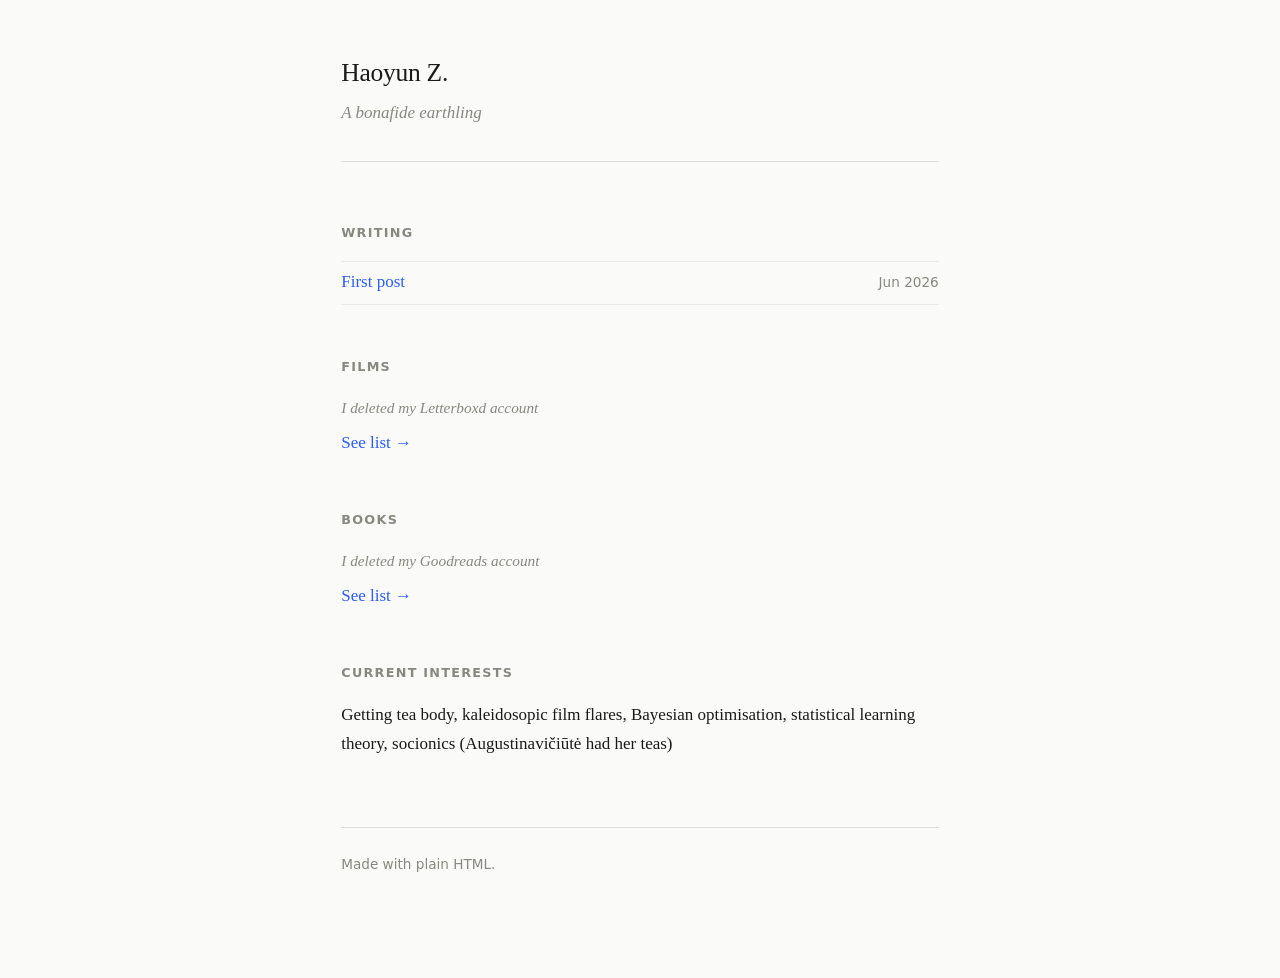
<file: index.html>
<!DOCTYPE html>
<html lang="en">
<head>
  <meta charset="UTF-8">
  <meta name="viewport" content="width=device-width, initial-scale=1.0">
  <title>Haoyun Z.</title>
  <link rel="stylesheet" href="style.css">
</head>
<body>

  <header>
    <h1>Haoyun Z.</h1>
    <p class="tagline">A bonafide earthling</p>
  </header>

  <main>

    <section>
      <h2>Writing</h2>
      <ul>
        <li>
          <a href="posts/first-post.html">First post</a>
          <span class="date">Jun 2026</span>
        </li>
        <!-- Add more posts here — copy the <li> block above -->
      </ul>
    </section>

    <section>
      <h2>Films</h2>
      <p class="note">I deleted my Letterboxd account</p>
      <a href="films/index.html">See list →</a>
    </section>

    <section>
      <h2>Books</h2>
      <p class="note">I deleted my Goodreads account</p>
      <a href="books/index.html">See list →</a>
    </section>

    <section>
      <h2>Current Interests</h2>
      <p>Getting tea body, kaleidosopic film flares, Bayesian optimisation, statistical learning theory, socionics (Augustinavičiūtė had her teas)</p>
    </section>

  </main>

  <footer>
    <p>Made with plain HTML.</p>
  </footer>

</body>
</html>
</file>
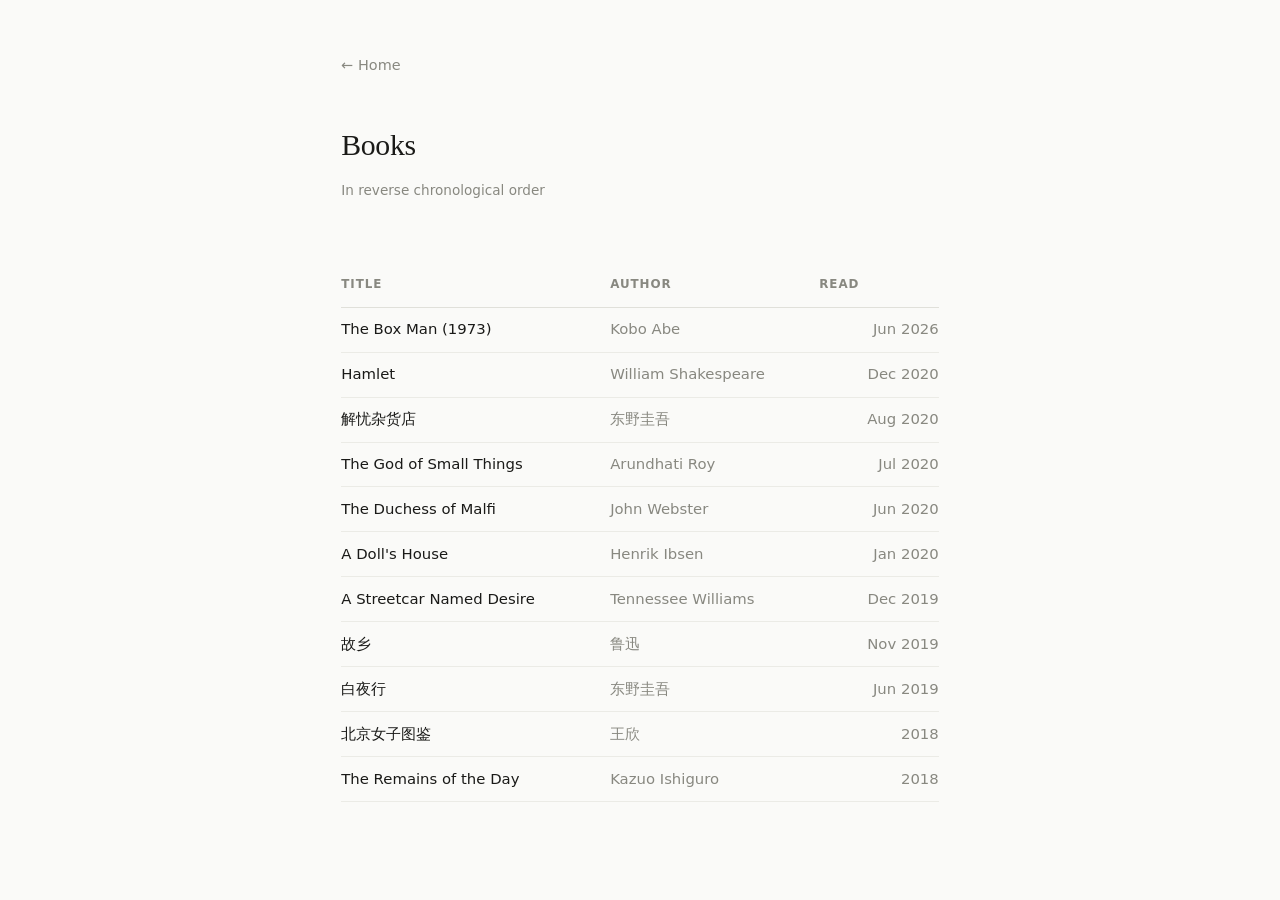
<file: books/index.html>
<!DOCTYPE html>
<html lang="en">
<head>
  <meta charset="UTF-8">
  <meta name="viewport" content="width=device-width, initial-scale=1.0">
  <title>Books</title>
  <link rel="stylesheet" href="../style.css">
</head>
<body>

  <a href="../index.html" class="back">← Home</a>

  <article>
    <h1>Books</h1>
    <p class="meta">In reverse chronological order</p>

    <br>

    <table>
      <thead>
        <tr>
          <th>Title</th>
          <th>Author</th>
          <th>Read</th>
        </tr>
      </thead>
      <tbody>

        <tr>
          <td>The Box Man (1973)</td>
          <td>Kobo Abe</td>
          <td>Jun 2026</td>
        </tr>
        <tr>
          <td>Hamlet</td>
          <td>William Shakespeare</td>
          <td>Dec 2020</td>
        </tr>
        <tr>
          <td>解忧杂货店</td>
          <td>东野圭吾</td>
          <td>Aug 2020</td>
        </tr>
        <tr>
          <td>The God of Small Things</td>
          <td>Arundhati Roy</td>
          <td>Jul 2020</td>
        </tr>
        <tr>
          <td>The Duchess of Malfi</td>
          <td>John Webster</td>
          <td>Jun 2020</td>
        </tr>
        <tr>
          <td>A Doll's House</td>
          <td>Henrik Ibsen</td>
          <td>Jan 2020</td>
        </tr>
        <tr>
          <td>A Streetcar Named Desire</td>
          <td>Tennessee Williams</td>
          <td>Dec 2019</td>
        </tr>
        <tr>
          <td>故乡</td>
          <td>鲁迅</td>
          <td>Nov 2019</td>
        </tr>
        <td>白夜行</td>
          <td>东野圭吾</td>
          <td>Jun 2019</td>
        </tr>
        <tr>
          <td>北京女子图鉴</td>
          <td>王欣</td>
          <td>2018</td>
        </tr>
        <tr>
          <td>The Remains of the Day</td>
          <td>Kazuo Ishiguro</td>
          <td>2018</td>
        </tr>

      </tbody>
    </table>

  </article>

</body>
</html>
</file>
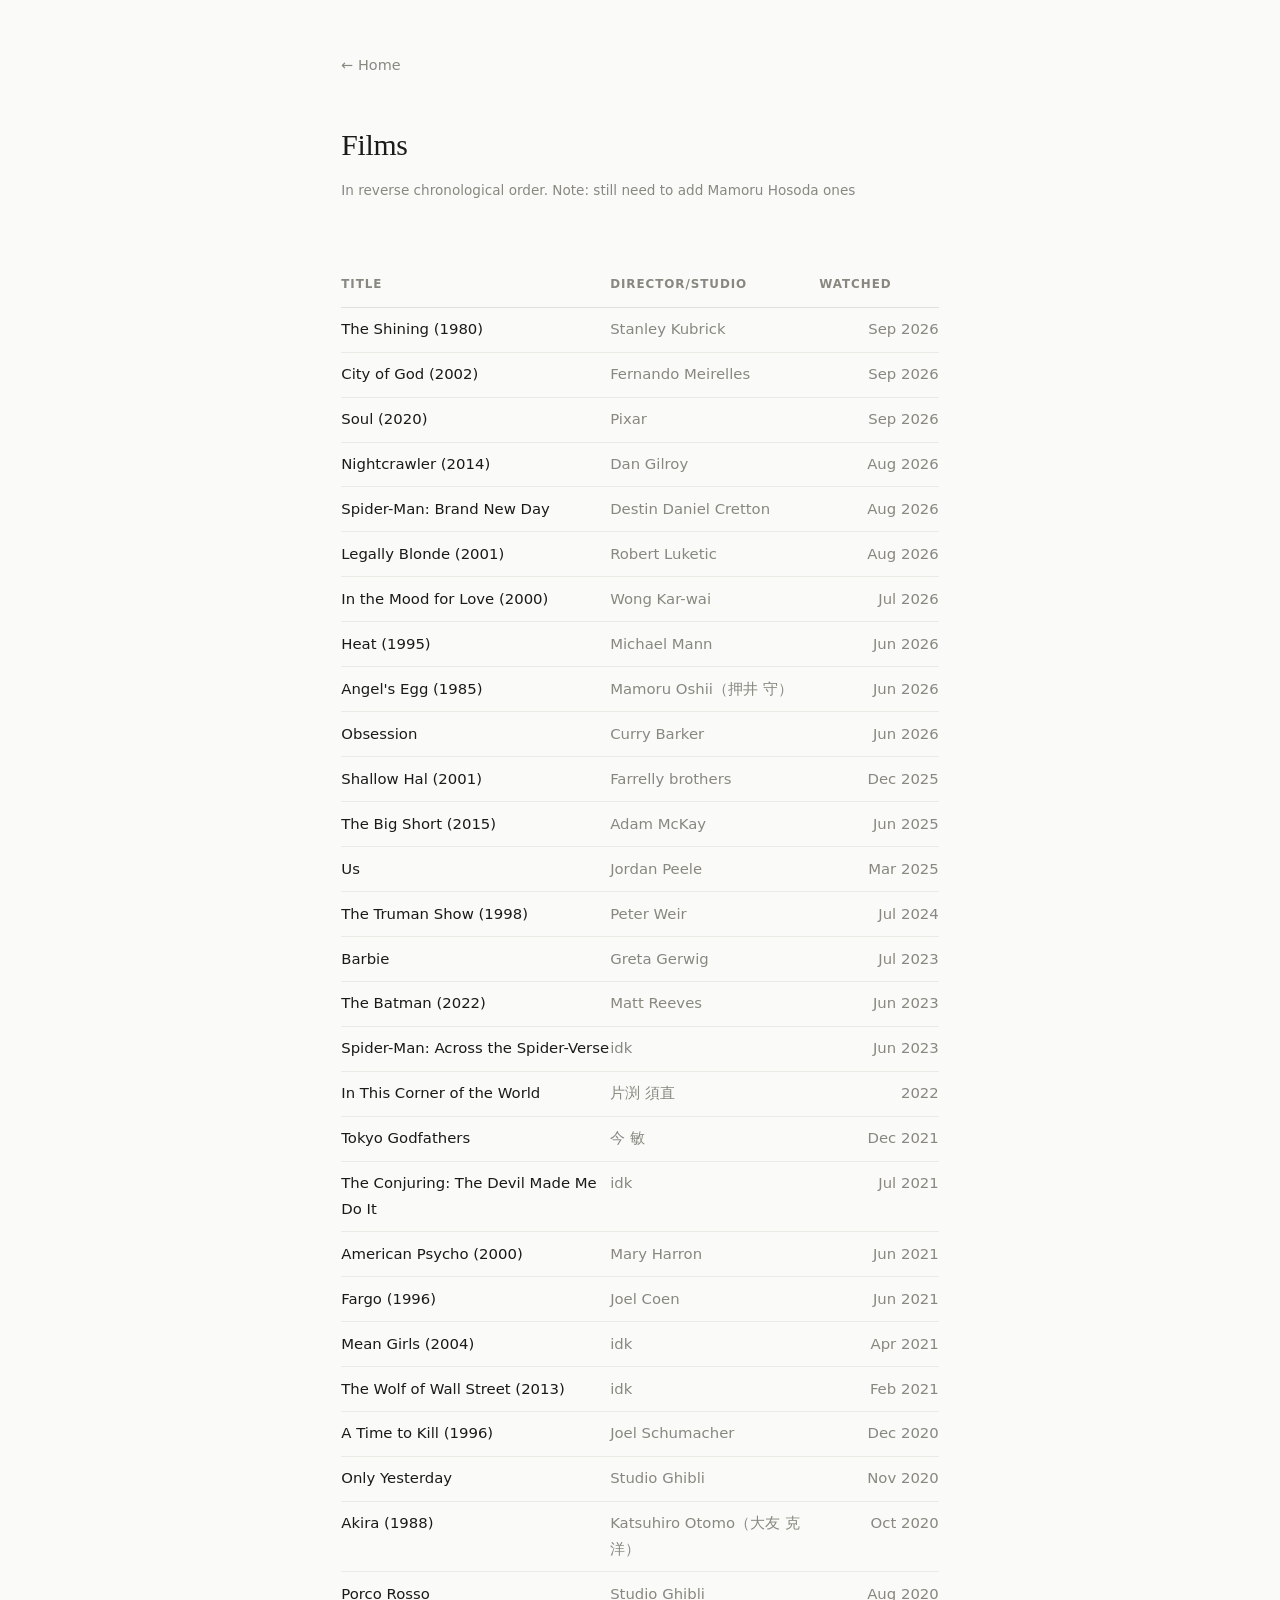
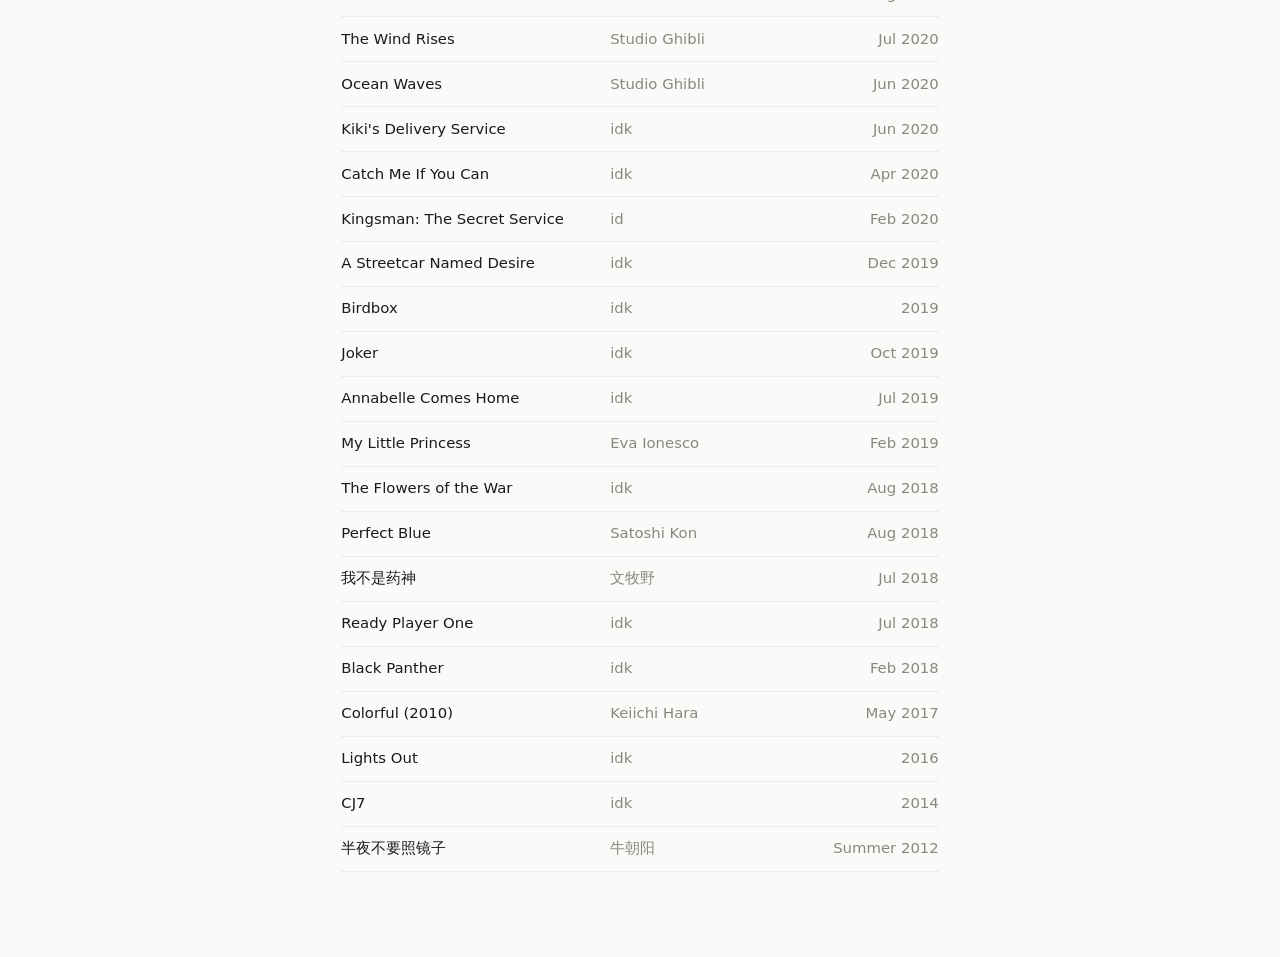
<file: films/index.html>
<!DOCTYPE html>
<html lang="en">
<head>
  <meta charset="UTF-8">
  <meta name="viewport" content="width=device-width, initial-scale=1.0">
  <title>Films</title>
  <link rel="stylesheet" href="../style.css">
</head>
<body>

  <a href="../index.html" class="back">← Home</a>

  <article>
    <h1>Films</h1>
    <p class="meta">In reverse chronological order. Note: still need to add Mamoru Hosoda ones</p>

    <br>

    <table>
      <thead>
        <tr>
          <th>Title</th>
          <th>Director/Studio</th>
          <th>Watched</th>
        </tr>
      </thead>
      <tbody>

        <!-- Add a row for each film. Copy a <tr> block and fill it in. -->

        <tr>
          <td>The Shining (1980)</td>
          <td>Stanley Kubrick</td>
          <td>Sep 2026</td>
        </tr>
        <tr>
          <td>City of God (2002)</td>
          <td>Fernando Meirelles</td>
          <td>Sep 2026</td>
        </tr>
        <tr>
          <td>Soul (2020)</td>
          <td>Pixar</td>
          <td>Sep 2026</td>
        </tr>
        <tr>
          <td>Nightcrawler (2014)</td>
          <td>Dan Gilroy</td>
          <td>Aug 2026</td>
        </tr>
        <tr>
          <td>Spider-Man: Brand New Day</td>
          <td>Destin Daniel Cretton</td>
          <td>Aug 2026</td>
        </tr>
        <tr>
          <td>Legally Blonde (2001)</td>
          <td>Robert Luketic</td>
          <td>Aug 2026</td>
        </tr>
        <tr>
          <td>In the Mood for Love (2000)</td>
          <td>Wong Kar-wai</td>
          <td>Jul 2026</td>
        </tr>
        <tr>
          <td>Heat (1995)</td>
          <td>Michael Mann</td>
          <td>Jun 2026</td>
        </tr>
        <tr>
          <td>Angel's Egg (1985)</td>
          <td>Mamoru Oshii（押井 守）</td>
          <td>Jun 2026</td>
        </tr>
        <tr>
          <td>Obsession</td>
          <td>Curry Barker</td>
          <td>Jun 2026</td>
        </tr>
        <tr>
          <td>Shallow Hal (2001)</td>
          <td>Farrelly brothers</td>
          <td>Dec 2025</td>
        </tr>
        <tr>
          <td>The Big Short (2015)</td>
          <td>Adam McKay</td>
          <td>Jun 2025</td>
        </tr>
        <tr>
          <td>Us</td>
          <td>Jordan Peele</td>
          <td>Mar 2025</td>
        </tr>
        <tr>
          <td>The Truman Show (1998)</td>
          <td>Peter Weir</td>
          <td>Jul 2024</td>
        </tr>
        <tr>
          <td>Barbie</td>
          <td>Greta Gerwig</td>
          <td>Jul 2023</td>
        </tr>
        <tr>
          <td>The Batman (2022)</td>
          <td>Matt Reeves</td>
          <td>Jun 2023</td>
        </tr>
        <tr>
          <td>Spider-Man: Across the Spider-Verse</td>
          <td>idk</td>
          <td>Jun 2023</td>
        </tr>
        <tr>
          <td>In This Corner of the World</td>
          <td>片渕 須直</td>
          <td>2022</td>
        </tr>
        <tr>
          <td>Tokyo Godfathers</td>
          <td>今 敏</td>
          <td>Dec 2021</td>
        </tr>
        <tr>
          <td>The Conjuring: The Devil Made Me Do It</td>
          <td>idk</td>
          <td>Jul 2021</td>
        </tr>
        <tr>
          <td>American Psycho (2000)</td>
          <td>Mary Harron</td>
          <td>Jun 2021</td>
        </tr>
        <tr>
          <td>Fargo (1996)</td>
          <td>Joel Coen</td>
          <td>Jun 2021</td>
        </tr>
        <tr>
          <td>Mean Girls (2004)</td>
          <td>idk</td>
          <td>Apr 2021</td>
        </tr>
        <tr>
          <td>The Wolf of Wall Street (2013)</td>
          <td>idk</td>
          <td>Feb 2021</td>
        </tr>
        <tr>
          <td>A Time to Kill (1996)</td>
          <td>Joel Schumacher</td>
          <td>Dec 2020</td>
        </tr>
        <tr>
          <td>Only Yesterday</td>
          <td>Studio Ghibli</td>
          <td>Nov 2020</td>
        </tr>
        <tr>
          <td>Akira (1988)</td>
          <td>Katsuhiro Otomo（大友 克洋）</td>
          <td>Oct 2020</td>
        </tr>
        <tr>
          <td>Porco Rosso</td>
          <td>Studio Ghibli</td>
          <td>Aug 2020</td>
        </tr>
        <tr>
          <td>The Wind Rises</td>
          <td>Studio Ghibli</td>
          <td>Jul 2020</td>
        </tr>
        <tr>
          <td>Ocean Waves</td>
          <td>Studio Ghibli</td>
          <td>Jun 2020</td>
        </tr>
        <tr>
          <td>Kiki's Delivery Service</td>
          <td>idk</td>
          <td>Jun 2020</td>
        </tr>
        <tr>
          <td>Catch Me If You Can</td>
          <td>idk</td>
          <td>Apr 2020</td>
        </tr>
        <tr>
          <td>Kingsman: The Secret Service</td>
          <td>id</td>
          <td>Feb 2020</td>
        </tr>
        <tr>
          <td>A Streetcar Named Desire</td>
          <td>idk</td>
          <td>Dec 2019</td>
        </tr>
        <tr>
          <td>Birdbox</td>
          <td>idk</td>
          <td>2019</td>
        </tr>
        <tr>
          <td>Joker</td>
          <td>idk</td>
          <td>Oct 2019</td>
        </tr>
        <tr>
          <td>Annabelle Comes Home</td>
          <td>idk</td>
          <td>Jul 2019</td>
        </tr>
        <tr>
          <td>My Little Princess</td>
          <td>Eva Ionesco</td>
          <td>Feb 2019</td>
        </tr>
        <tr>
          <td>The Flowers of the War</td>
          <td>idk</td>
          <td>Aug 2018</td>
        </tr>
        <tr>
          <td>Perfect Blue</td>
          <td>Satoshi Kon</td>
          <td>Aug 2018</td>
        </tr>
          <td>我不是药神</td>
          <td>文牧野</td>
          <td>Jul 2018</td>
        </tr>
        <tr>
          <td>Ready Player One</td>
          <td>idk</td>
          <td>Jul 2018</td>
        </tr>
        <tr>
          <td>Black Panther</td>
          <td>idk</td>
          <td>Feb 2018</td>
        </tr>
        <tr>
          <td>Colorful (2010)</td>
          <td>Keiichi Hara</td>
          <td>May 2017</td>
        </tr>
        <tr>
          <td>Lights Out</td>
          <td>idk</td>
          <td>2016</td>
        </tr>
        <tr>
          <td>CJ7</td>
          <td>idk</td>
          <td>2014</td>
        </tr>
        <tr>
          <td>半夜不要照镜子</td>
          <td>牛朝阳</td>
          <td>Summer 2012</td>
        </tr>
      

      </tbody>
    </table>

  </article>

</body>
</html>
</file>
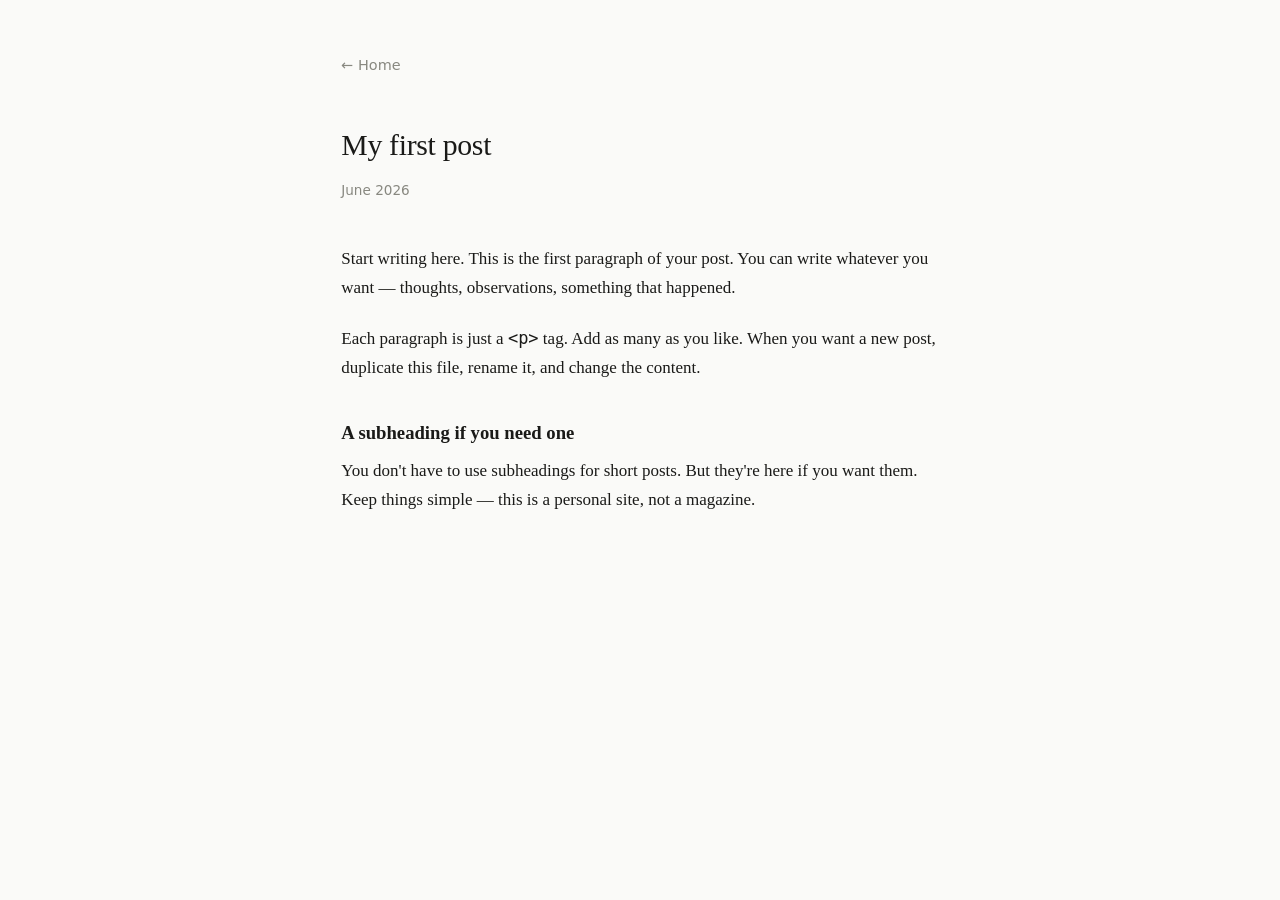
<file: first-post.html>
<!DOCTYPE html>
<html lang="en">
<head>
  <meta charset="UTF-8">
  <meta name="viewport" content="width=device-width, initial-scale=1.0">
  <title>My first post — Your Name</title>
  <link rel="stylesheet" href="../style.css">
</head>
<body>

  <a href="../index.html" class="back">← Home</a>

  <article>
    <h1>My first post</h1>
    <p class="meta">June 2026</p>

    <p>Start writing here. This is the first paragraph of your post. You can write whatever you want — thoughts, observations, something that happened.</p>

    <p>Each paragraph is just a <code>&lt;p&gt;</code> tag. Add as many as you like. When you want a new post, duplicate this file, rename it, and change the content.</p>

    <h3>A subheading if you need one</h3>

    <p>You don't have to use subheadings for short posts. But they're here if you want them. Keep things simple — this is a personal site, not a magazine.</p>

  </article>

</body>
</html>
</file>
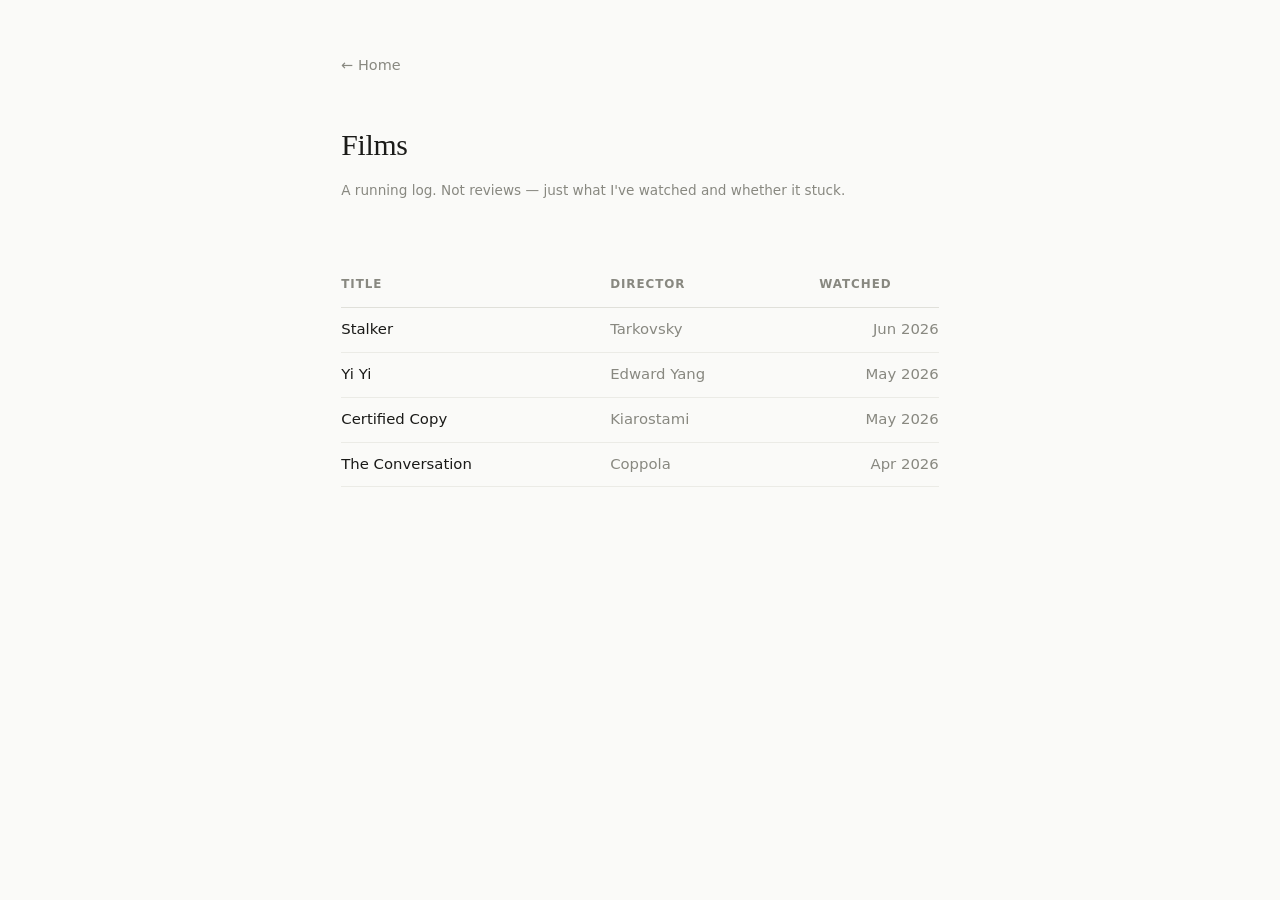
<file: index (1).html>
<!DOCTYPE html>
<html lang="en">
<head>
  <meta charset="UTF-8">
  <meta name="viewport" content="width=device-width, initial-scale=1.0">
  <title>Films — Your Name</title>
  <link rel="stylesheet" href="../style.css">
</head>
<body>

  <a href="../index.html" class="back">← Home</a>

  <article>
    <h1>Films</h1>
    <p class="meta">A running log. Not reviews — just what I've watched and whether it stuck.</p>

    <br>

    <table>
      <thead>
        <tr>
          <th>Title</th>
          <th>Director</th>
          <th>Watched</th>
        </tr>
      </thead>
      <tbody>

        <!-- Add a row for each film. Copy a <tr> block and fill it in. -->

        <tr>
          <td>Stalker</td>
          <td>Tarkovsky</td>
          <td>Jun 2026</td>
        </tr>
        <tr>
          <td>Yi Yi</td>
          <td>Edward Yang</td>
          <td>May 2026</td>
        </tr>
        <tr>
          <td>Certified Copy</td>
          <td>Kiarostami</td>
          <td>May 2026</td>
        </tr>
        <tr>
          <td>The Conversation</td>
          <td>Coppola</td>
          <td>Apr 2026</td>
        </tr>

      </tbody>
    </table>

  </article>

</body>
</html>
</file>
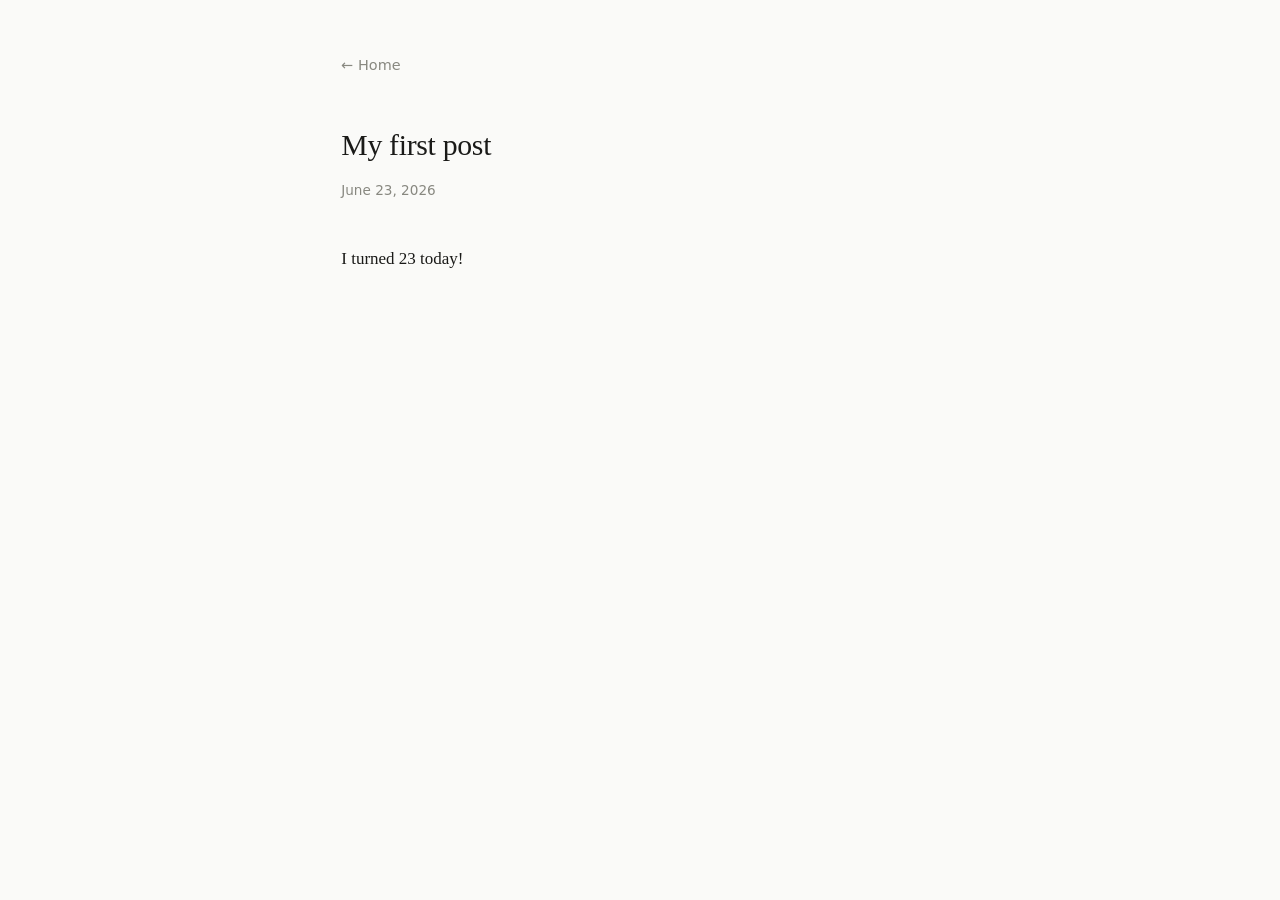
<file: posts/first-post.html>
<!DOCTYPE html>
<html lang="en">
<head>
  <meta charset="UTF-8">
  <meta name="viewport" content="width=device-width, initial-scale=1.0">
  <title>My first post — Your Name</title>
  <link rel="stylesheet" href="../style.css">
</head>
<body>

  <a href="../index.html" class="back">← Home</a>

  <article>
    <h1>My first post</h1>
    <p class="meta">June 23, 2026</p>

    <p>I turned 23 today!</p>

  </article>

</body>
</html>
</file>
<file: style.css>
/* ── Reset ── */
*, *::before, *::after { box-sizing: border-box; margin: 0; padding: 0; }

/* ── Base ── */
:root {
  --bg:      #fafaf8;
  --text:    #1a1a18;
  --muted:   #888880;
  --accent:  #2a5cff;
  --max:     640px;
}

html {
  font-size: 17px;
  background: var(--bg);
  color: var(--text);
}

body {
  font-family: Georgia, 'Times New Roman', serif;
  line-height: 1.7;
  max-width: var(--max);
  margin: 0 auto;
  padding: 3rem 1.25rem 5rem;
}

/* ── Type ── */
h1 {
  font-size: 1.5rem;
  font-weight: normal;
  letter-spacing: -0.01em;
  margin-bottom: 0.25rem;
}

h2 {
  font-family: system-ui, sans-serif;
  font-size: 0.75rem;
  font-weight: 600;
  letter-spacing: 0.1em;
  text-transform: uppercase;
  color: var(--muted);
  margin-bottom: 1rem;
}

p { margin-bottom: 1rem; }

a {
  color: var(--accent);
  text-decoration: none;
}

a:hover { text-decoration: underline; }

/* ── Layout ── */
header {
  margin-bottom: 3.5rem;
  padding-bottom: 2rem;
  border-bottom: 1px solid #e0e0da;
}

.tagline {
  color: var(--muted);
  font-style: italic;
  margin-bottom: 0;
}

section {
  margin-bottom: 3rem;
}

footer {
  margin-top: 4rem;
  padding-top: 1.5rem;
  border-top: 1px solid #e0e0da;
  font-family: system-ui, sans-serif;
  font-size: 0.8rem;
  color: var(--muted);
}

/* ── Post list ── */
ul {
  list-style: none;
}

ul li {
  display: flex;
  justify-content: space-between;
  align-items: baseline;
  padding: 0.4rem 0;
  border-bottom: 1px solid #ebebE6;
  gap: 1rem;
}

ul li:first-child {
  border-top: 1px solid #ebebE6;
}

.date {
  font-family: system-ui, sans-serif;
  font-size: 0.8rem;
  color: var(--muted);
  white-space: nowrap;
  flex-shrink: 0;
}

.note {
  color: var(--muted);
  font-size: 0.9rem;
  font-style: italic;
  margin-bottom: 0.5rem;
}

/* ── Post / article page ── */
article h1 {
  font-size: 1.75rem;
  margin-bottom: 0.5rem;
}

article .meta {
  font-family: system-ui, sans-serif;
  font-size: 0.8rem;
  color: var(--muted);
  margin-bottom: 2.5rem;
}

article p + p { margin-top: 1.25rem; }

article h3 {
  font-size: 1.1rem;
  margin: 2rem 0 0.5rem;
}

.back {
  display: inline-block;
  font-family: system-ui, sans-serif;
  font-size: 0.85rem;
  color: var(--muted);
  margin-bottom: 2.5rem;
}

.back:hover { color: var(--accent); text-decoration: none; }

/* ── Films table ── */
table {
  width: 100%;
  border-collapse: collapse;
  font-family: system-ui, sans-serif;
  font-size: 0.875rem;
}

thead th {
  text-align: left;
  font-size: 0.7rem;
  letter-spacing: 0.08em;
  text-transform: uppercase;
  color: var(--muted);
  padding: 0 0 0.75rem;
  border-bottom: 1px solid #e0e0da;
}

tbody tr {
  border-bottom: 1px solid #ebebE6;
}

tbody td {
  padding: 0.55rem 0;
  vertical-align: top;
}

tbody td:first-child { width: 45%; }
tbody td:nth-child(2) { color: var(--muted); width: 35%; }
tbody td:last-child   { color: var(--muted); text-align: right; }

/* ── Responsive ── */
@media (max-width: 480px) {
  ul li { flex-direction: column; gap: 0.1rem; }
  .date { font-size: 0.75rem; }
}
</file>
